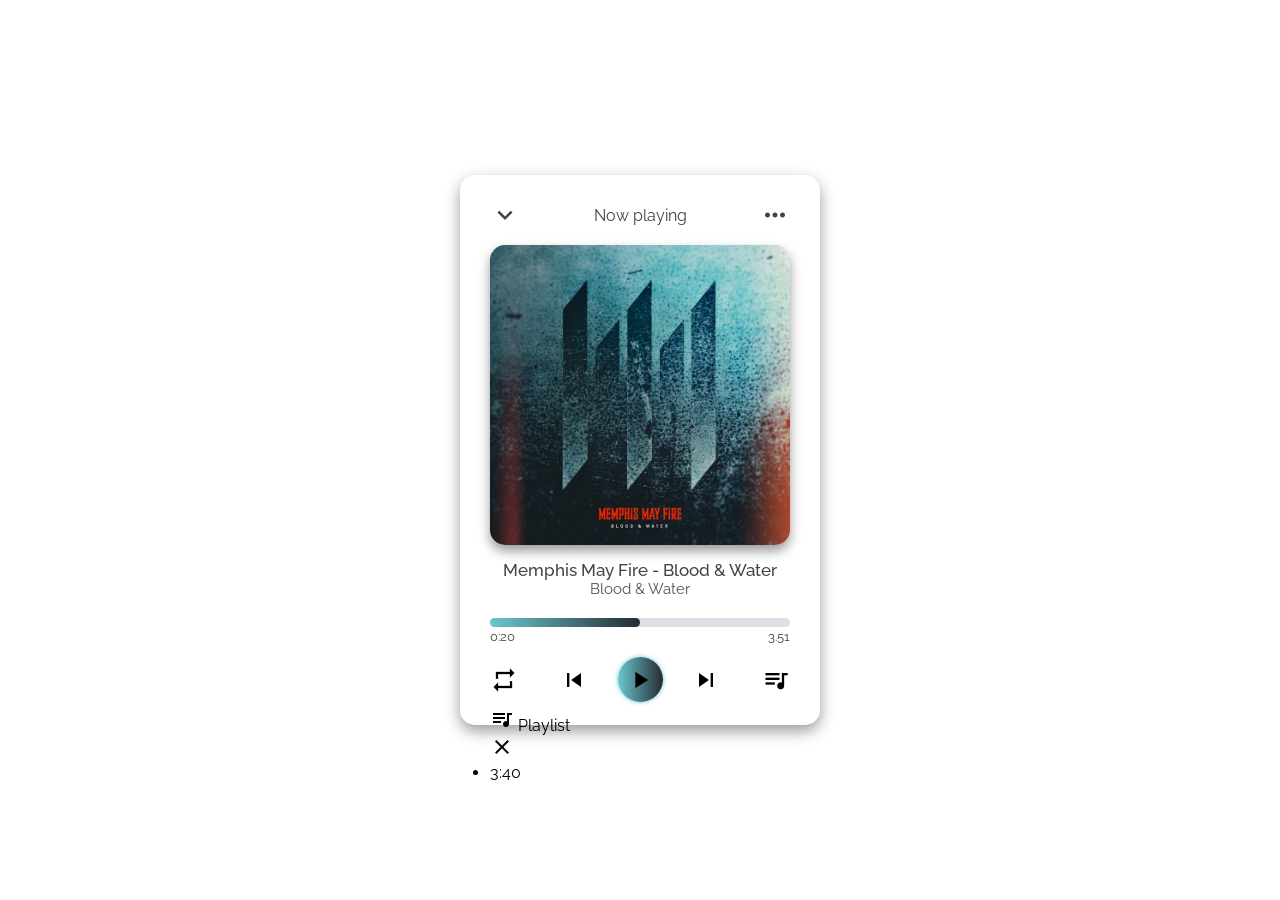
<file: js-music-player/index.html>
<!DOCTYPE html>
<html lang="en">

<head>
    <meta charset="utf-8">
    <meta name="viewport" content="width=device-width, initial-scale=1.0">
    <title>Vanilla JS Music Player</title>
    <link rel="stylesheet" href="style.css">
    <link rel="stylesheet" href="https://fonts.googleapis.com/icon?family=Material+Icons">
</head>

<body>
    <div class="wrapper">
        <div class="top-bar">
            <i class=material-icons>expand_more</i>
            <span>Now playing</span>
            <i class="material-icons">
                more_horiz
            </i>
        </div>
        <div class="img-area">
            <img src="cover/cover_memphis.jpg" alt="">
        </div>
        <div class="song-details">
            <p class="name">Memphis May Fire - Blood & Water</p>
            <p class="artist">Blood & Water</p>
        </div>
        <div class="progress-area">
            <div class="progress-bar">
            </div>
            <div class="timer">
                <span class="current">0:20</span>
                <span class="current">3.51</span>
            </div>
        </div>
        <div class="controls">
            <i id="repeat-plist" class="material-icons">repeat</i>
            <i id="prev" class="material-icons">skip_previous</i>
            <div class="play-pause">
                <i class="material-icons">play_arrow</i>
            </div>
            <i id="next" class="material-icons">skip_next</i>
            <i id="more-music" class="material-icons">queue_music</i>
        </div>
        <div class="music-list">
            <div class="header">
                <div class="row">
                    <i class="material-icons">queue_music</i>
                    <span>Playlist</span>
                </div>
                <i id="close" class="material-icons">close</i>
            </div>
        </div>
        <ul>
            <li>
                <div class="row">
                    <span></span>
                    <p></p>
                </div>
                <span class="audio-duration">3:40</span>
            </li>
        </ul>
    </div>



</body>


</html>
</file>
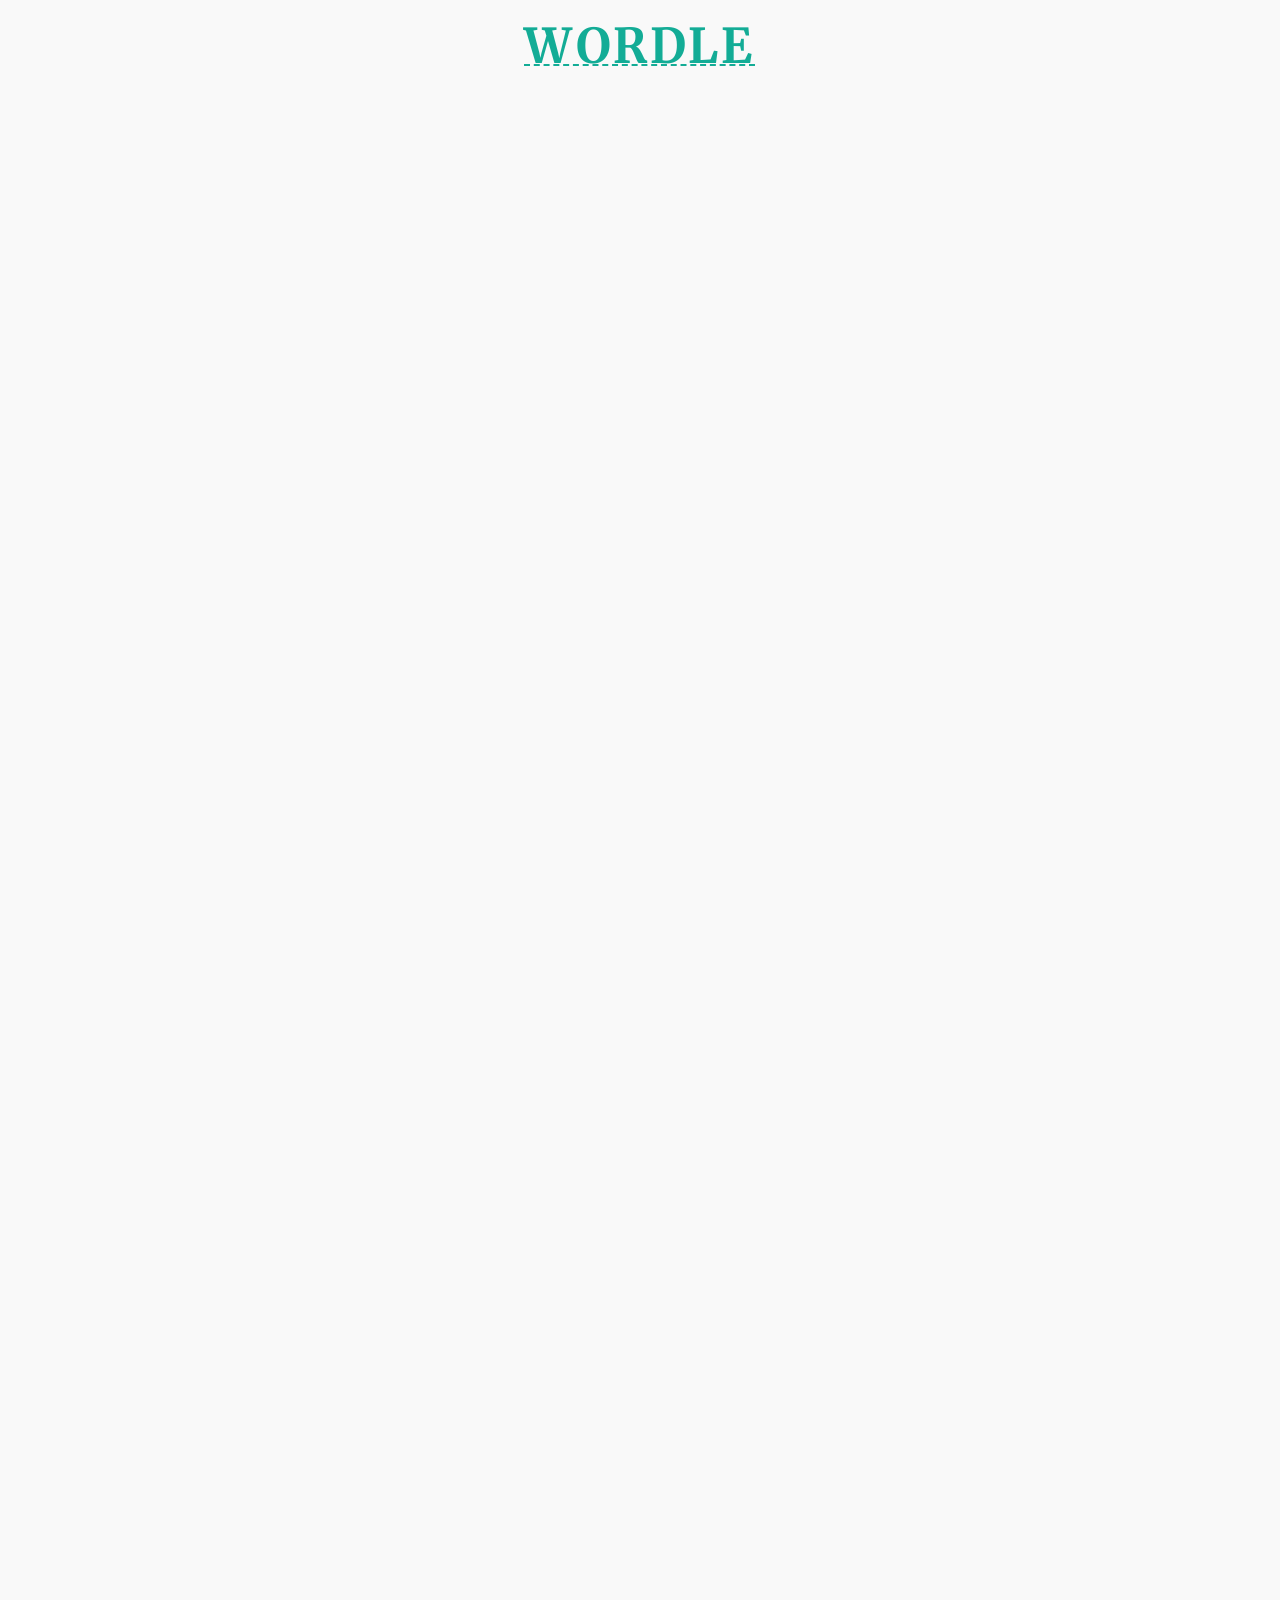
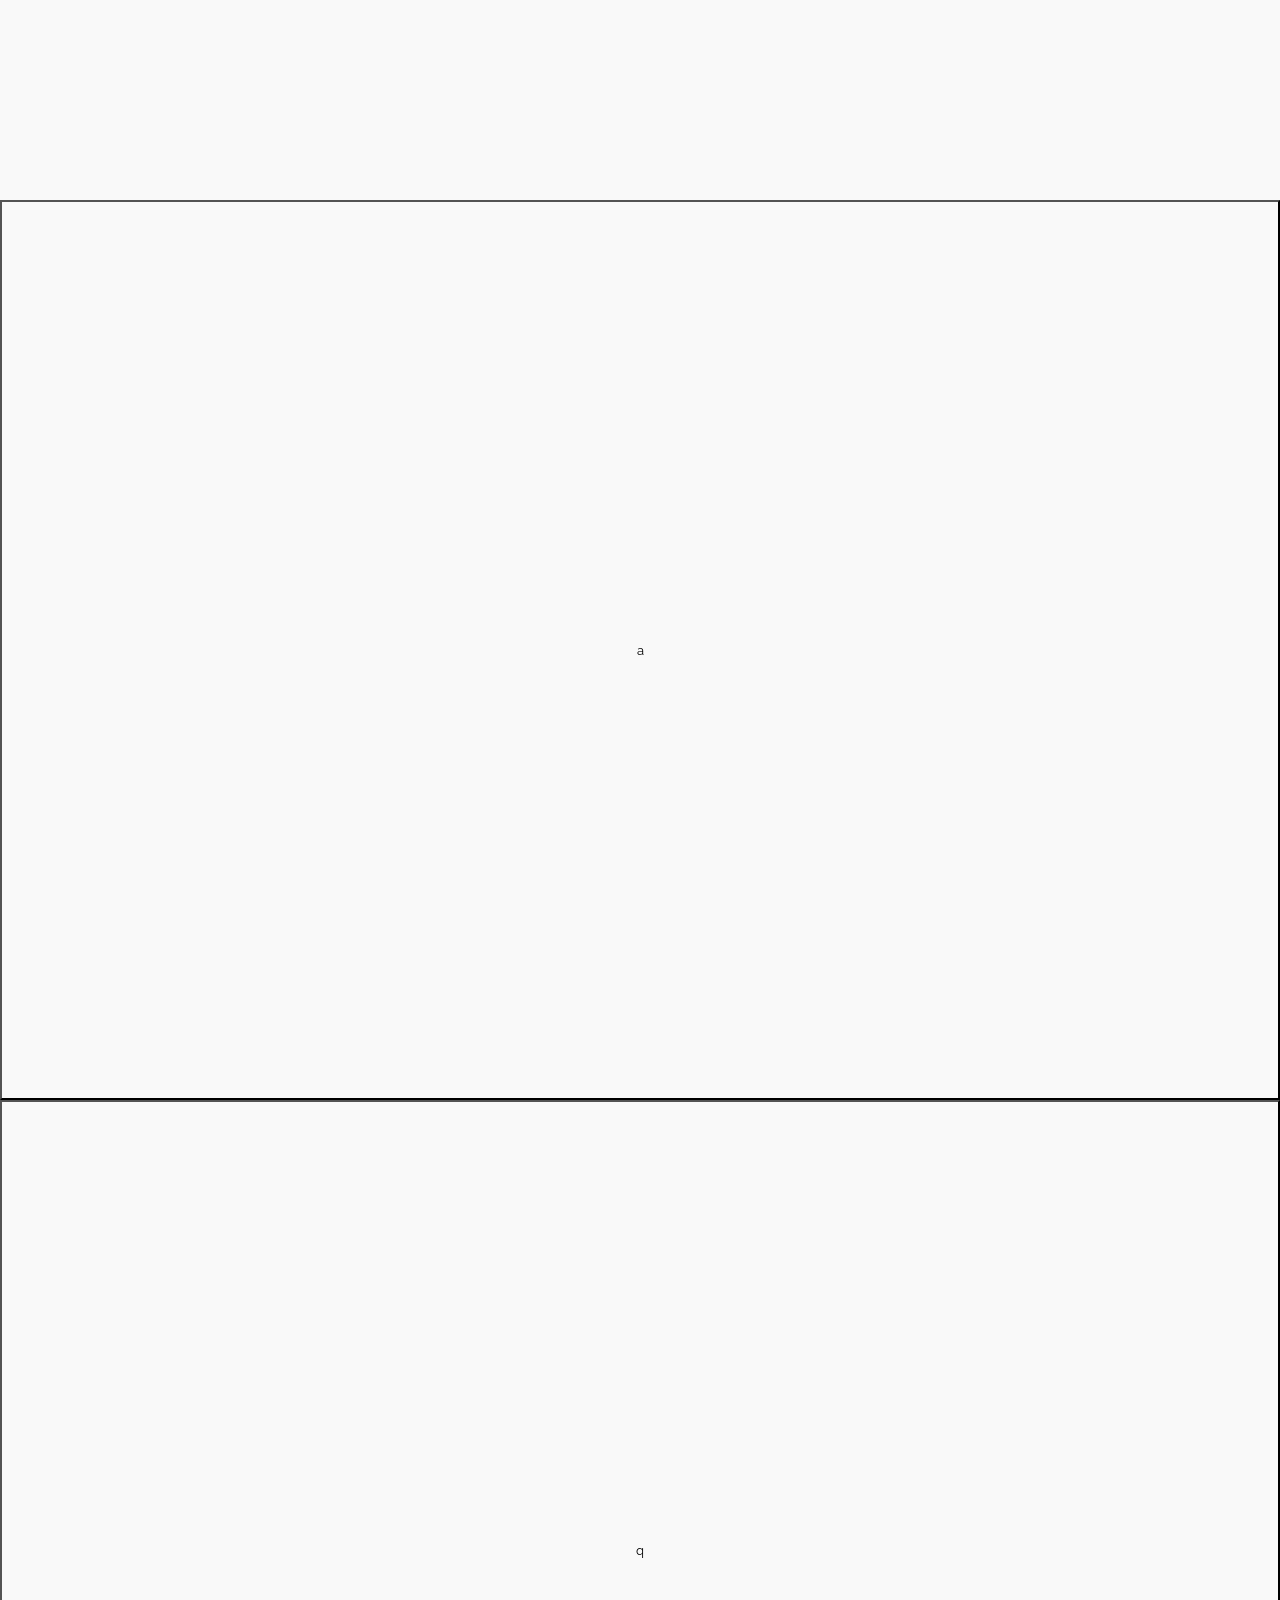
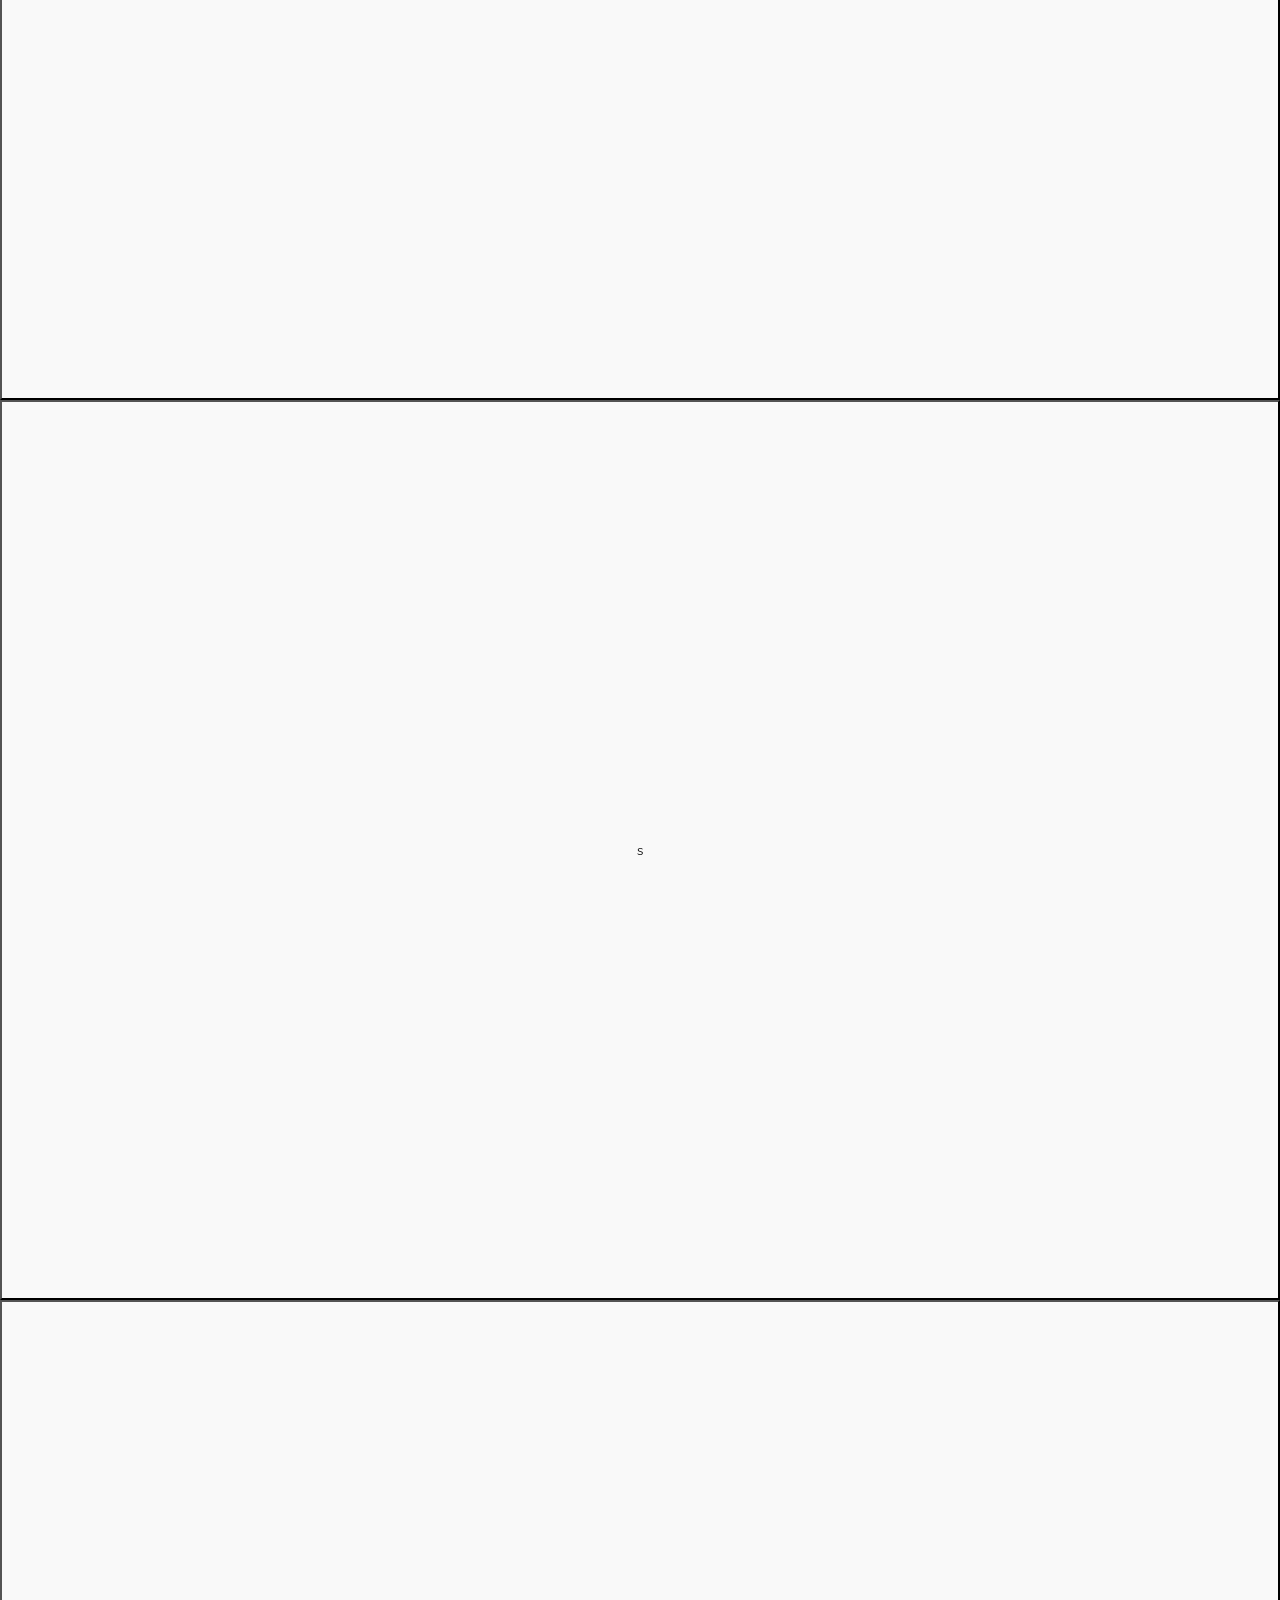
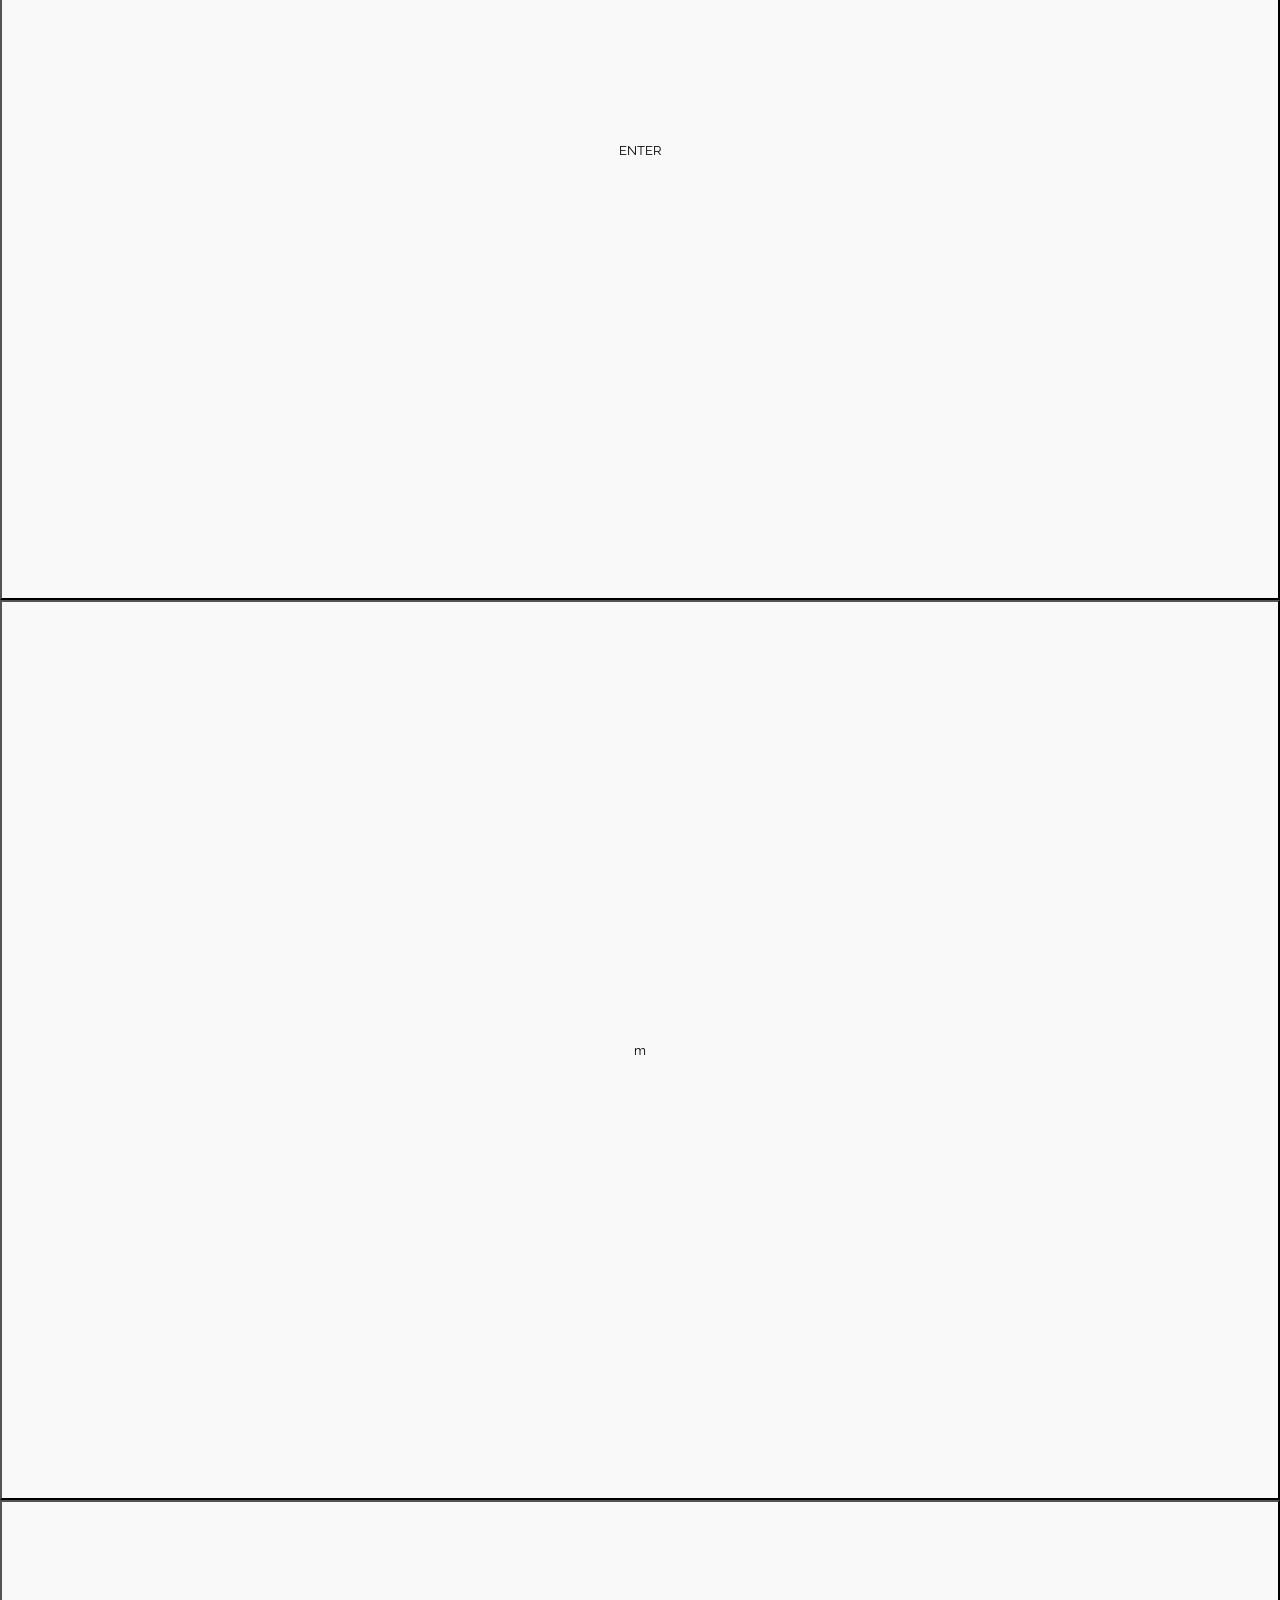
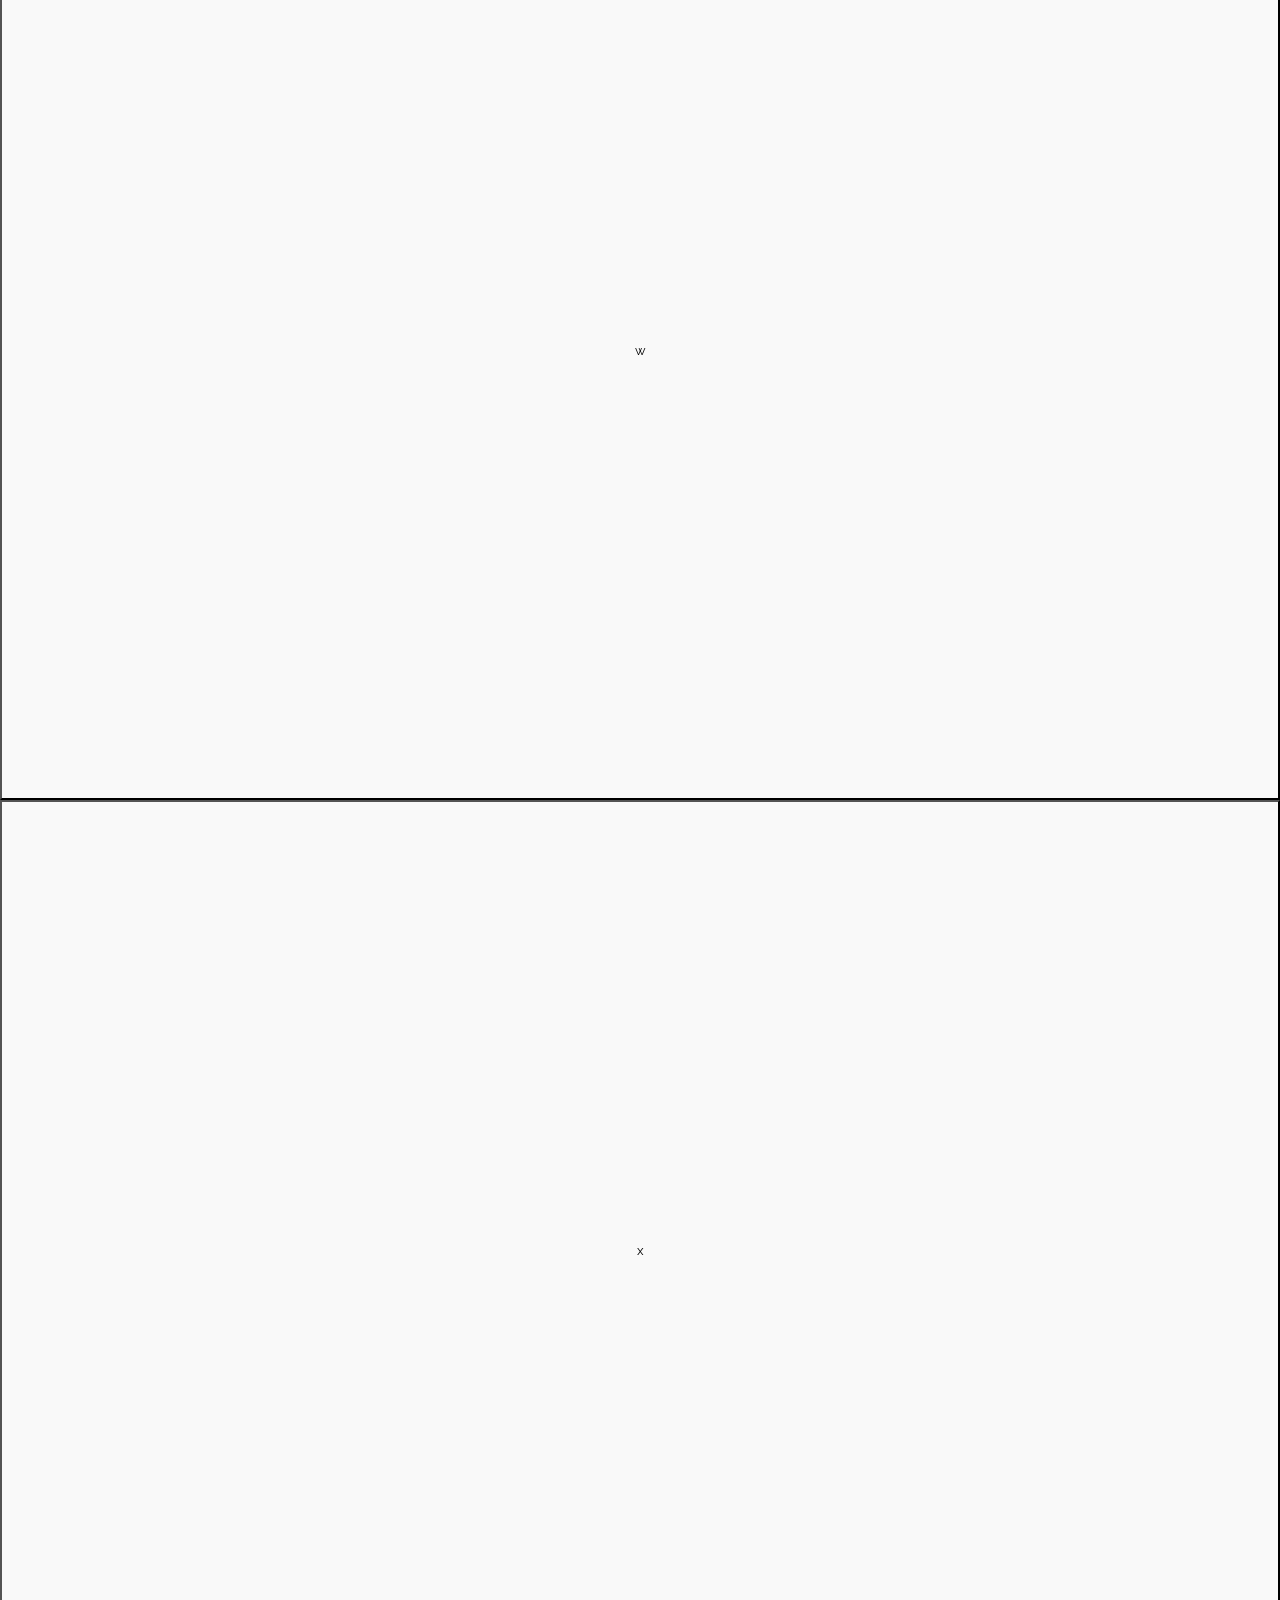
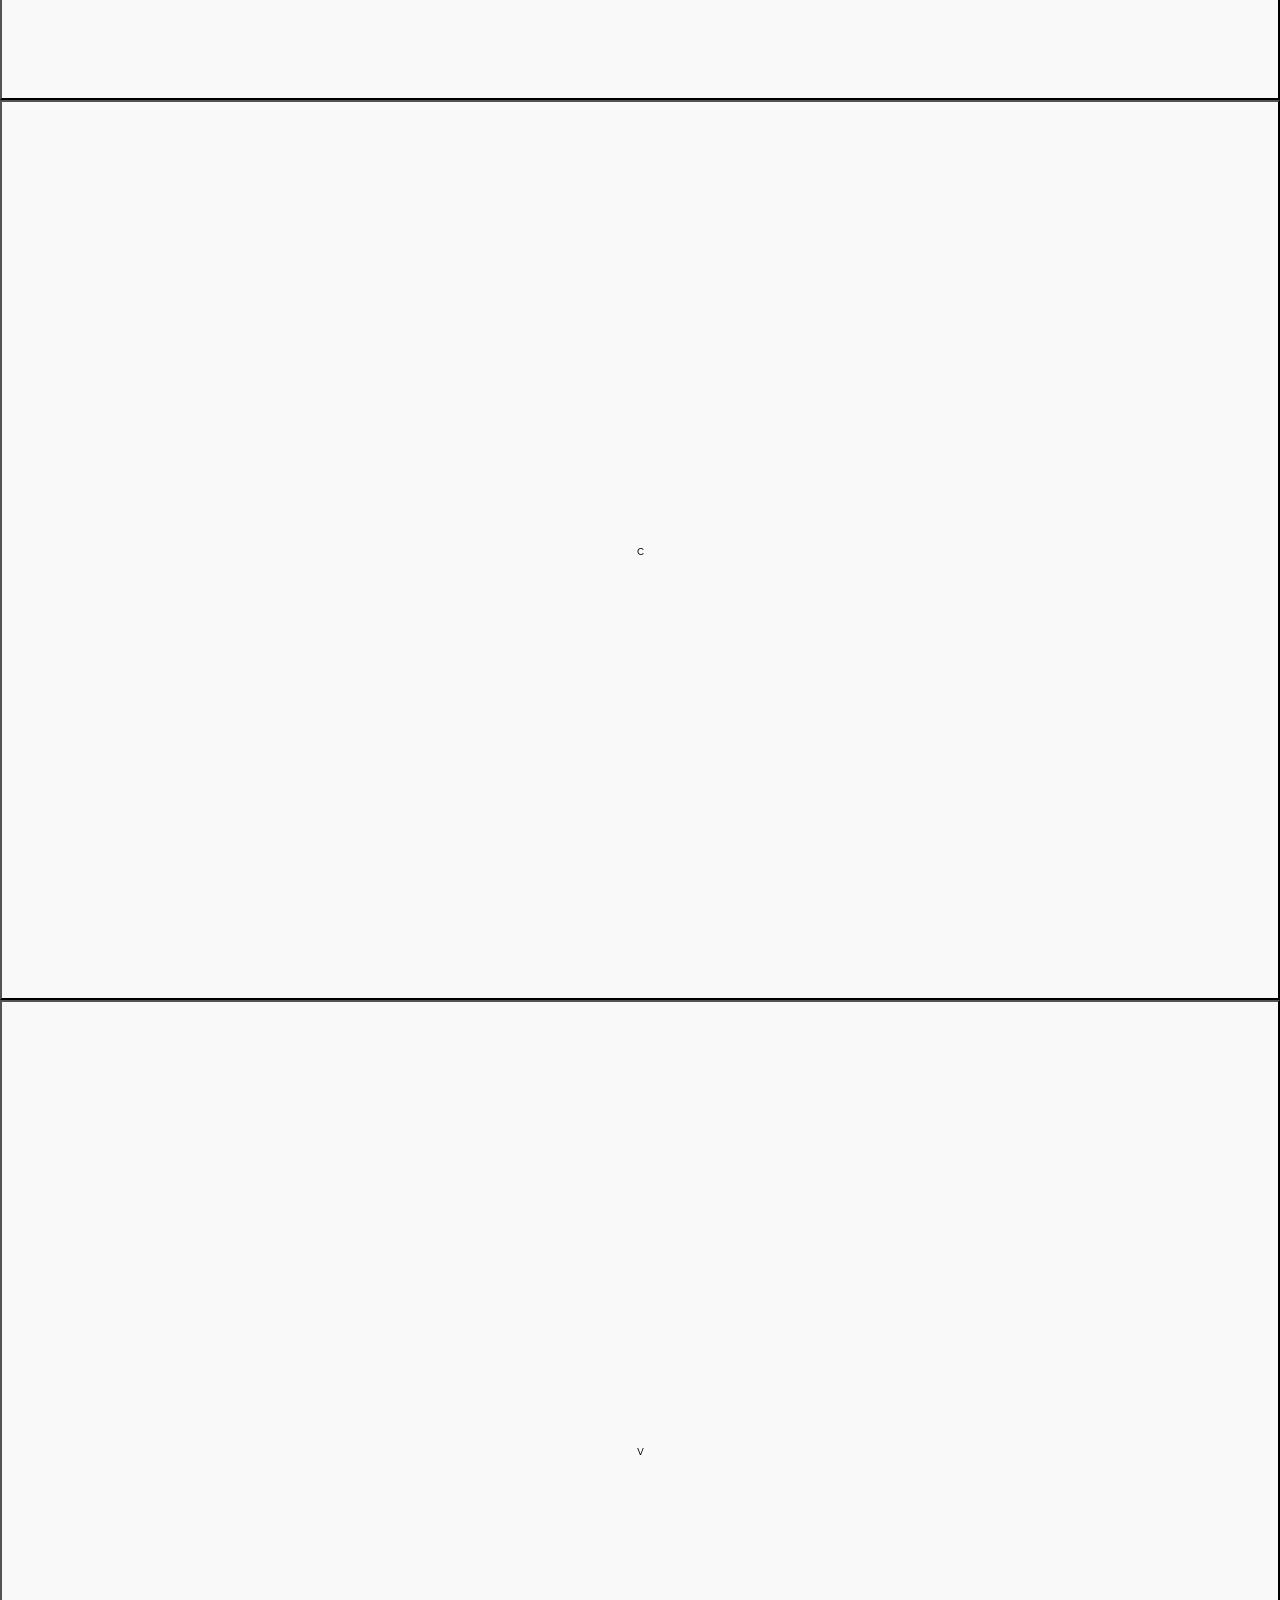
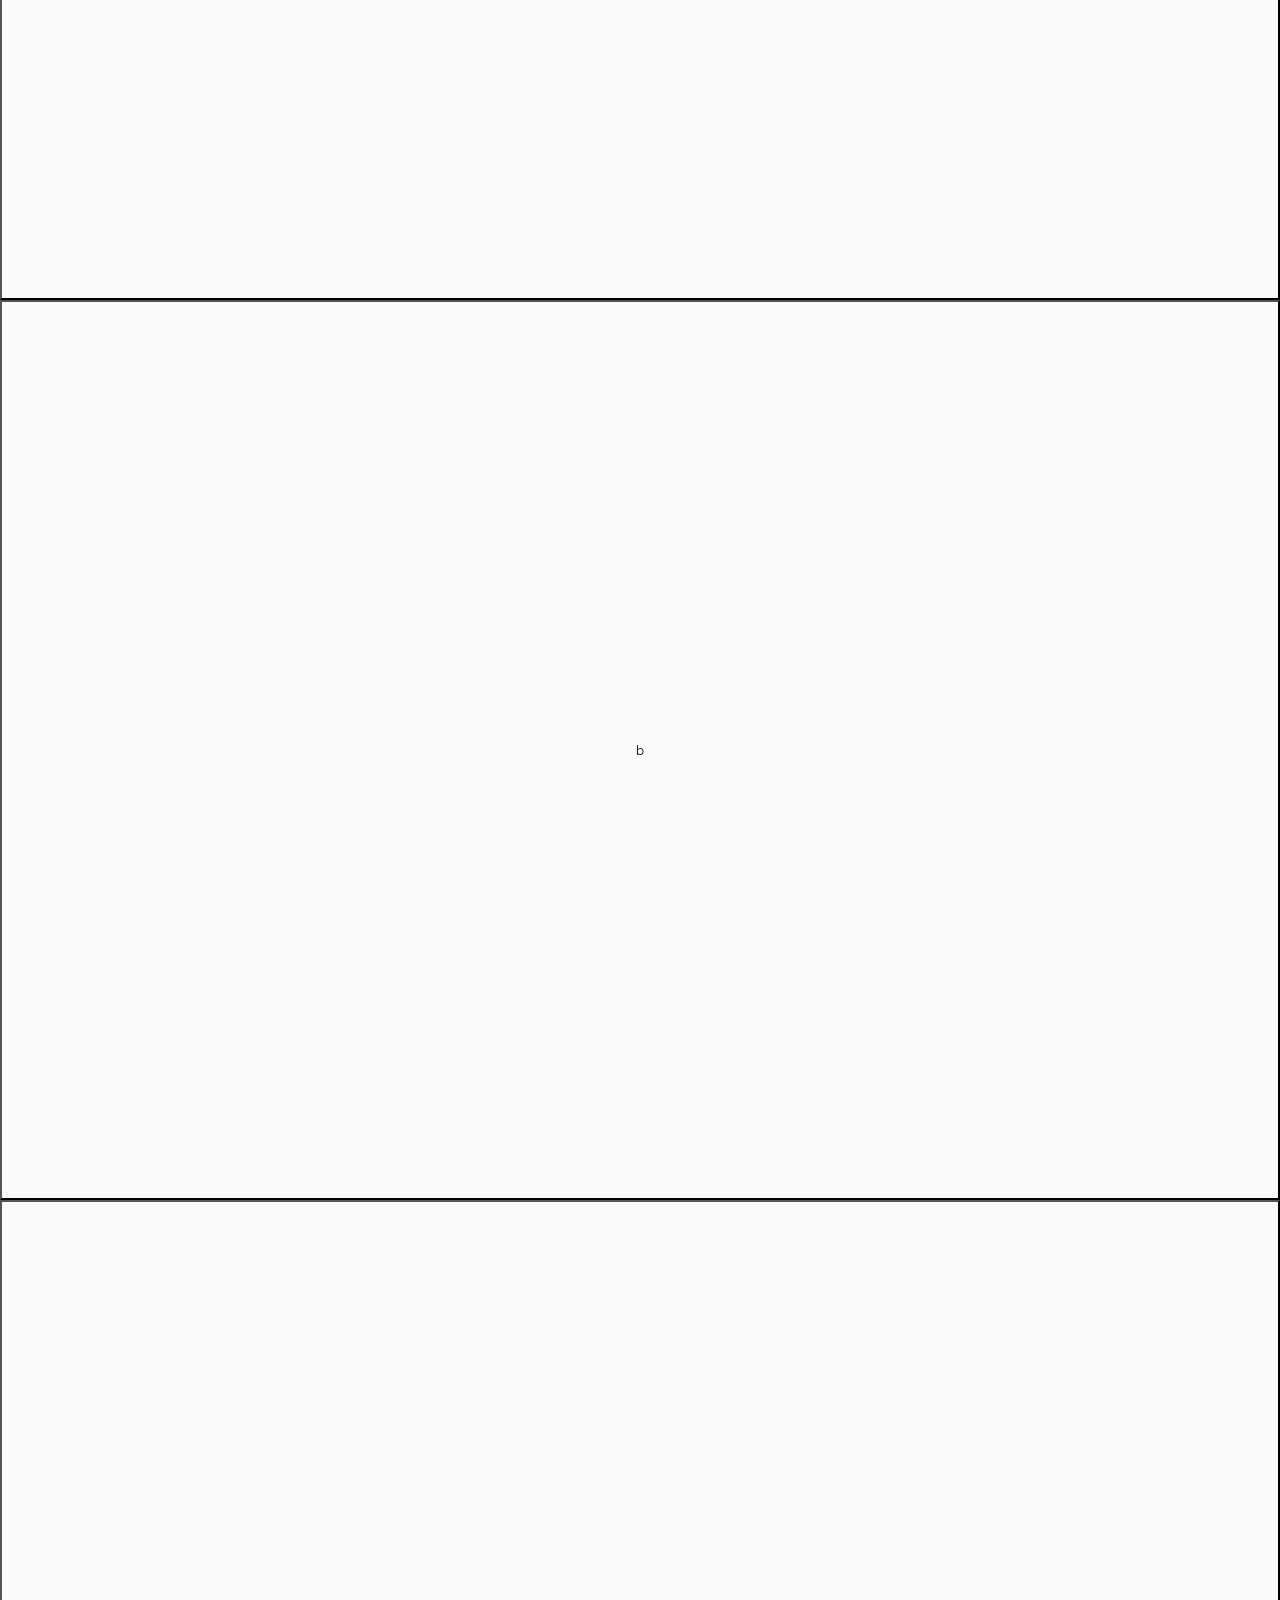
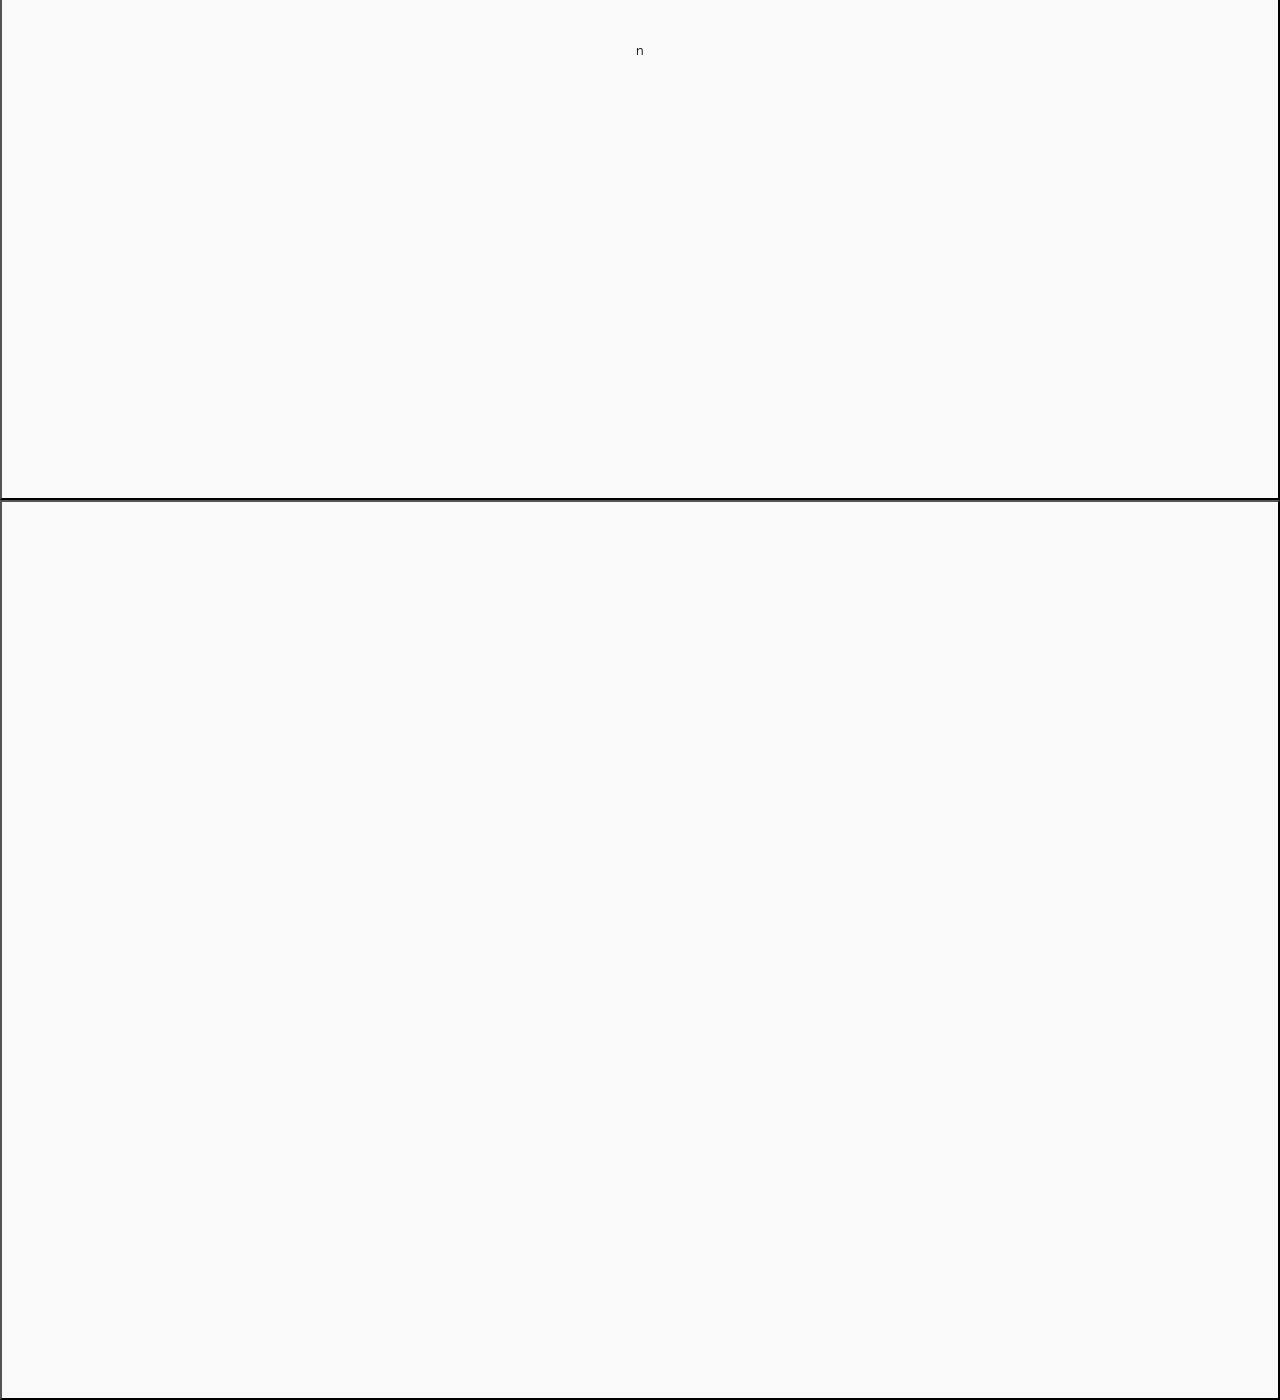
<file: wordle/index.html>
<!DOCTYPE html>
<html lang="en">

<head>
    <meta charset="UTF-8">
    <meta http-equiv="X-UA-Compatible" content="IE=edge">
    <meta name="viewport" content="width=device-width, initial-scale=1.0">
    <link href="styles.css" rel="stylesheet">
    <link rel="preconnect" href="https://fonts.googleapis.com">
    <link rel="preconnect" href="https://fonts.gstatic.com" crossorigin>
    <link
        href="https://fonts.googleapis.com/css2?family=Raleway:ital,wght@0,100;0,200;0,300;0,600;1,300;1,400&display=swap"
        rel="stylesheet">
    <link href="https://fonts.googleapis.com/css2?family=Merriweather:wght@300;400;700;900&display=swap"
        rel="stylesheet">
    <script src="main.js" defer></script>
    <title>Wordle Game</title>
</head>

<body>
    <div class="title-container">
        <h1>Wordle</h1>
    </div>
    <div class="board-container">

        <div class="word-guesser">

        </div>

        <div class="keyboard-container">
            <div class="keyboard-row">
                <button class="keyboard-btn" data-key="a">a</button>
                <button class="keyboard-btn" data-key="z">z</button>
                <button class="keyboard-btn" data-key="e">e</button>
                <button class="keyboard-btn" data-key="r">r</button>
                <button class="keyboard-btn" data-key="t">t</button>
                <button class="keyboard-btn" data-key="y">y</button>
                <button class="keyboard-btn" data-key="u">u</button>
                <button class="keyboard-btn" data-key="i">i</button>
                <button class="keyboard-btn" data-key="o">o</button>
                <button class="keyboard-btn" data-key="p">p</button>
            </div>

            <div class="keyboard-row">
                <button class="keyboard-btn" data-key="q">q</button>
                <button class="keyboard-btn" data-key="s">s</button>
                <button class="keyboard-btn" data-key="d">d</button>
                <button class="keyboard-btn" data-key="f">f</button>
                <button class="keyboard-btn" data-key="g">g</button>
                <button class="keyboard-btn" data-key="h">h</button>
                <button class="keyboard-btn" data-key="j">j</button>
                <button class="keyboard-btn" data-key="k">k</button>
                <button class="keyboard-btn" data-key="l">l</button>
            </div>

            <div class="keyboard-row"></div>
            <button class="keyboard-btn" data-key="enter">ENTER</button>
            <button class="keyboard-btn" data-key="m">m</button>
            <button class="keyboard-btn" data-key="w">w</button>
            <button class="keyboard-btn" data-key="x">x</button>
            <button class="keyboard-btn" data-key="c">c</button>
            <button class="keyboard-btn" data-key="v">v</button>
            <button class="keyboard-btn" data-key="b">b</button>
            <button class="keyboard-btn" data-key="n">n</button>
            <button class="keyboard-btn" data-key="del">&#127;</button>
        </div>

    </div>


    </div>
</body>

</html>
</file>
<file: js-music-player/style.css>
@import url("https://fonts.googleapis.com/css2?family=Raleway:wght@200;300;400;500;600;700&family=Roboto&display=swap");

* {
  margin: 0;
  padding: 0;
  box-sizing: 0;
  font-family: "Raleway", sans-serif;
}

*::before,
*::after {
  padding: 0;
  margin: 0;
}
:root {
  --pink: #ff546e;
  --purple: #52297c;
  --lilas: #b79fe7;
  --lightblack: #434343;
  --white: #ffffff;
  --darkwhite: #dce0e5;
  --pinkshadow: #ffcad2;
  --lightbshadow: #9a9a9a;
  --color1: #69c8cf;
  --color2: #262a32;
}

body {
  display: flex;
  align-items: center;
  justify-content: center;
  min-height: 100vh;
}

.wrapper {
  width: 300px;
  height: 500px;
  border-radius: 15px;
  padding: 25px 30px;
  background-color: var(--white);
  box-shadow: 0px 6px 15px var(--lightbshadow);
}
.wrapper i {
  cursor: pointer;
  height: max-content;
}

.top-bar,
.progress-area .timer,
.controls {
  display: flex;
  align-items: center;
  justify-content: space-between;
}

.top-bar i {
  font-size: 30px;
  color: var(--lightblack);
}

.top-bar span {
  font-size: 16px;
  color: var(--lightblack);
}

.img-area {
  height: 300px;
  width: 100%;
  margin-top: 15px; /*25 */
  margin-bottom: 15px;
  overflow: hidden;
  border-radius: 15px;
  box-shadow: 0px 6px 12px var(--lightbshadow);
}

.img-area img {
  height: 100%;
  width: 100%;
  object-fit: cover;
  margin-bottom: 15px;
}

.song-details {
  text-align: center;
  margin: 15px 0px;
  color: var(--lightblack);
  cursor: pointer;
  margin-bottom: 20px;
}

.song-details .name {
  font-size: 17px;
  font-weight: 500;
}

.song-details .artist {
  opacity: 0.9;
  font-size: 15px;
}

.progress-area {
  height: 9px;
  width: 100%;
  background-color: var(--darkwhite);
  border-radius: 50px;
}

.progress-area .progress-bar {
  height: inherit;
  width: 50%;
  background: linear-gradient(90deg, var(--color1) 0%, var(--color2) 100%);
  border-radius: inherit;
  position: relative;
}

.progress-bar::before {
  content: "";
  position: absolute;
  height: 12px;
  width: 12px;
  background-color: black;
  position: absolute;
  border-radius: inherit;
  top: 50%;
  right: -5px; /* dépend où est la barre de progression */
  transform: translateY(-50%);
  opacity: 0;
  transition: opacity 0.2s ease-out;
}

.progress-area:hover .progress-bar::before {
  opacity: 1;
}

.progress-area .timer {
  margin-top: 2px;
}

.timer span {
  font-size: 13px;
  color: var(--lightblack);
}

.controls {
  margin: 30px 0 5px 0;
}

.controls i {
  font-size: 28px;
}

.controls #prev {
  margin-right: -13px;
}

.controls #next {
  margin-left: -13px;
}

.play-pause {
  height: 45px;
  width: 45px;
  background: linear-gradient(90deg, var(--color1) 0%, var(--color2) 100%);
  box-shadow: 0px 0px 5px var(--color1);
  border-radius: 50%;
  display: flex;
  align-items: center;
  justify-content: center;
}

.play-pause::before{
    content: "";
    position: absolute;
    background: linear-gradient(90deg, var(--color1) 0%, var(--color2) 100%);

}

/* ARTIST BAISSER DE QQ PIXELS */
</file>
<file: wordle/styles.css>
* {
  height: 100%;
  width: 100%;
  margin: 0;
  font-family: "Raleway", sans-serif;
  background-color: #f9f9f9;
}

.title-container {
  display: flex;
  align-items: center;
  justify-content: center;
}

h1 {
  text-transform: uppercase;
  text-decoration: underline;
  text-decoration-style: dashed;
  text-decoration-line: underline;
  text-decoration-thickness: 2px;
  text-decoration-color: #13ac96;
  letter-spacing: 0.2rem;
  color: #13ac96;
  display: flex;
  margin-top: 2rem;
  font-size: 3rem;
  align-content: center;
  justify-content: center;
  font-family: 'Merriweather', serif;
}
</file>
